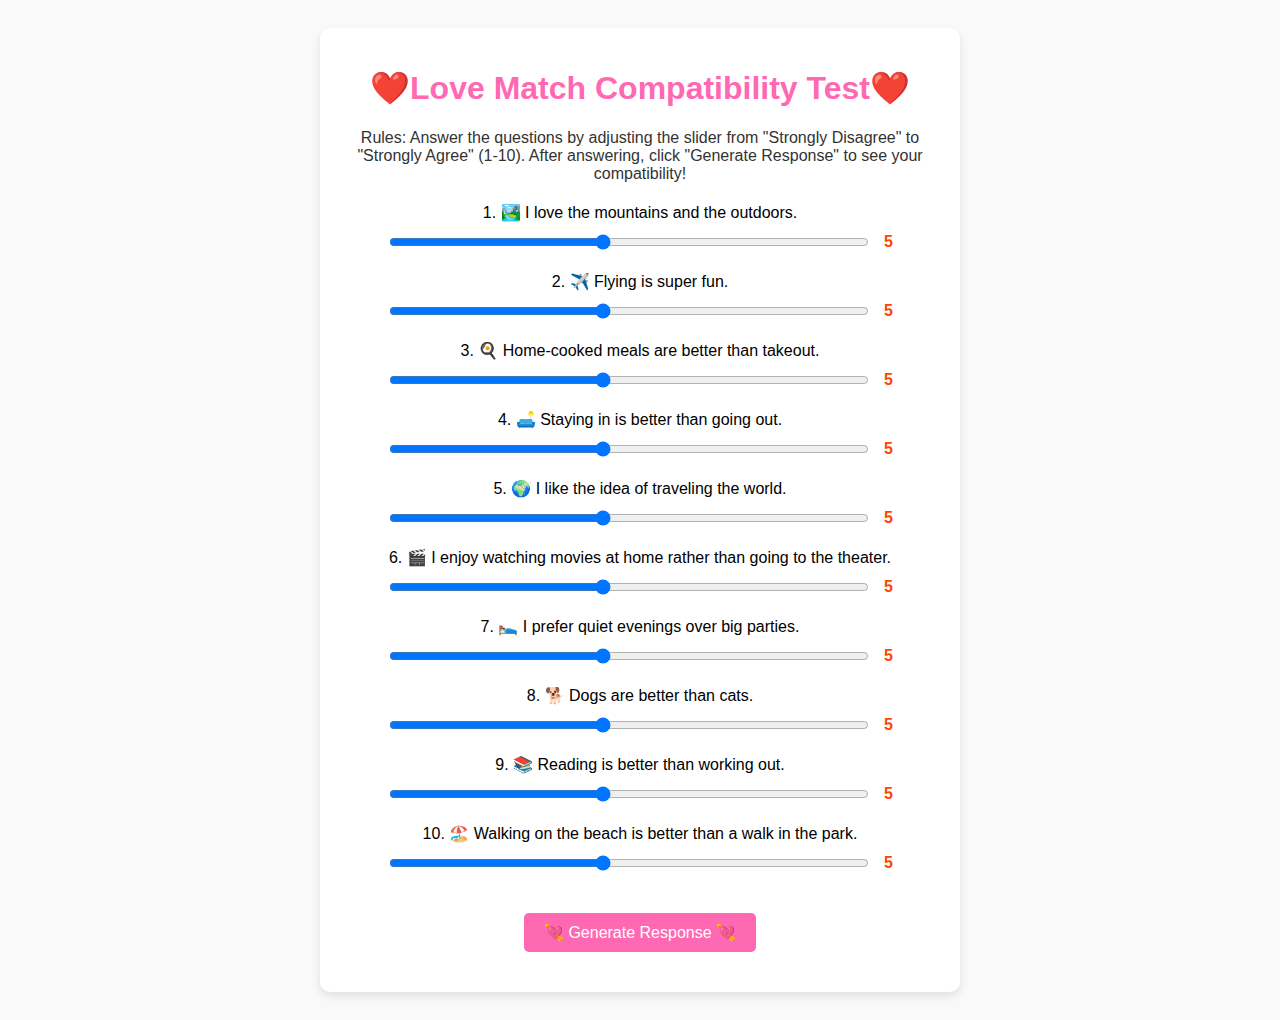
<file: index.html>
<!DOCTYPE html>
<html lang="en">
<head>
    <meta charset="UTF-8">
    <meta name="viewport" content="width=device-width, initial-scale=1.0">
    <title>Love Match</title>
    <link rel="stylesheet" href="LUV.CSS">
</head>
<body>
    <div class="container">
        <h1>❤️Love Match Compatibility Test❤️</h1>
        <p>Rules: Answer the questions by adjusting the slider from "Strongly Disagree" to "Strongly Agree" (1-10). After answering, click "Generate Response" to see your compatibility!</p>

        <form id="loveForm">
            <div class="question">
                <label>1. 🏞️ I love the mountains and the outdoors.</label>
                <div class="slider-container">
                    <input type="range" id="q1" min="1" max="10" value="5" oninput="updateValue('q1', this.value)">
                    <span id="q1-value" class="slider-value">5</span>
                </div>
            </div>

            <div class="question">
                <label>2. ✈️ Flying is super fun.</label>
                <div class="slider-container">
                    <input type="range" id="q2" min="1" max="10" value="5" oninput="updateValue('q2', this.value)">
                    <span id="q2-value" class="slider-value">5</span>
                </div>
            </div>

            <div class="question">
                <label>3. 🍳 Home-cooked meals are better than takeout.</label>
                <div class="slider-container">
                    <input type="range" id="q3" min="1" max="10" value="5" oninput="updateValue('q3', this.value)">
                    <span id="q3-value" class="slider-value">5</span>
                </div>
            </div>

            <div class="question">
                <label>4. 🛋️ Staying in is better than going out.</label>
                <div class="slider-container">
                    <input type="range" id="q4" min="1" max="10" value="5" oninput="updateValue('q4', this.value)">
                    <span id="q4-value" class="slider-value">5</span>
                </div>
            </div>

            <div class="question">
                <label>5. 🌍 I like the idea of traveling the world.</label>
                <div class="slider-container">
                    <input type="range" id="q5" min="1" max="10" value="5" oninput="updateValue('q5', this.value)">
                    <span id="q5-value" class="slider-value">5</span>
                </div>
            </div>

            <div class="question">
                <label>6. 🎬 I enjoy watching movies at home rather than going to the theater.</label>
                <div class="slider-container">
                    <input type="range" id="q6" min="1" max="10" value="5" oninput="updateValue('q6', this.value)">
                    <span id="q6-value" class="slider-value">5</span>
                </div>
            </div>

            <div class="question">
                <label>7. 🛌 I prefer quiet evenings over big parties.</label>
                <div class="slider-container">
                    <input type="range" id="q7" min="1" max="10" value="5" oninput="updateValue('q7', this.value)">
                    <span id="q7-value" class="slider-value">5</span>
                </div>
            </div>

            <div class="question">
                <label>8. 🐕 Dogs are better than cats.</label>
                <div class="slider-container">
                    <input type="range" id="q8" min="1" max="10" value="5" oninput="updateValue('q8', this.value)">
                    <span id="q8-value" class="slider-value">5</span>
                </div>
            </div>

            <div class="question">
                <label>9. 📚 Reading is better than working out.</label>
                <div class="slider-container">
                    <input type="range" id="q9" min="1" max="10" value="5" oninput="updateValue('q9', this.value)">
                    <span id="q9-value" class="slider-value">5</span>
                </div>
            </div>

            <div class="question">
                <label>10. 🏖️ Walking on the beach is better than a walk in the park.</label>
                <div class="slider-container">
                    <input type="range" id="q10" min="1" max="10" value="5" oninput="updateValue('q10', this.value)">
                    <span id="q10-value" class="slider-value">5</span>
                </div>
            </div>

            <button type="button" onclick="calculateCompatibility()">💘 Generate Response 💘</button>
        </form>

        <div id="result"></div>

        <script src="LUV.js"></script>
    </div>
</body>
</html>
</file>
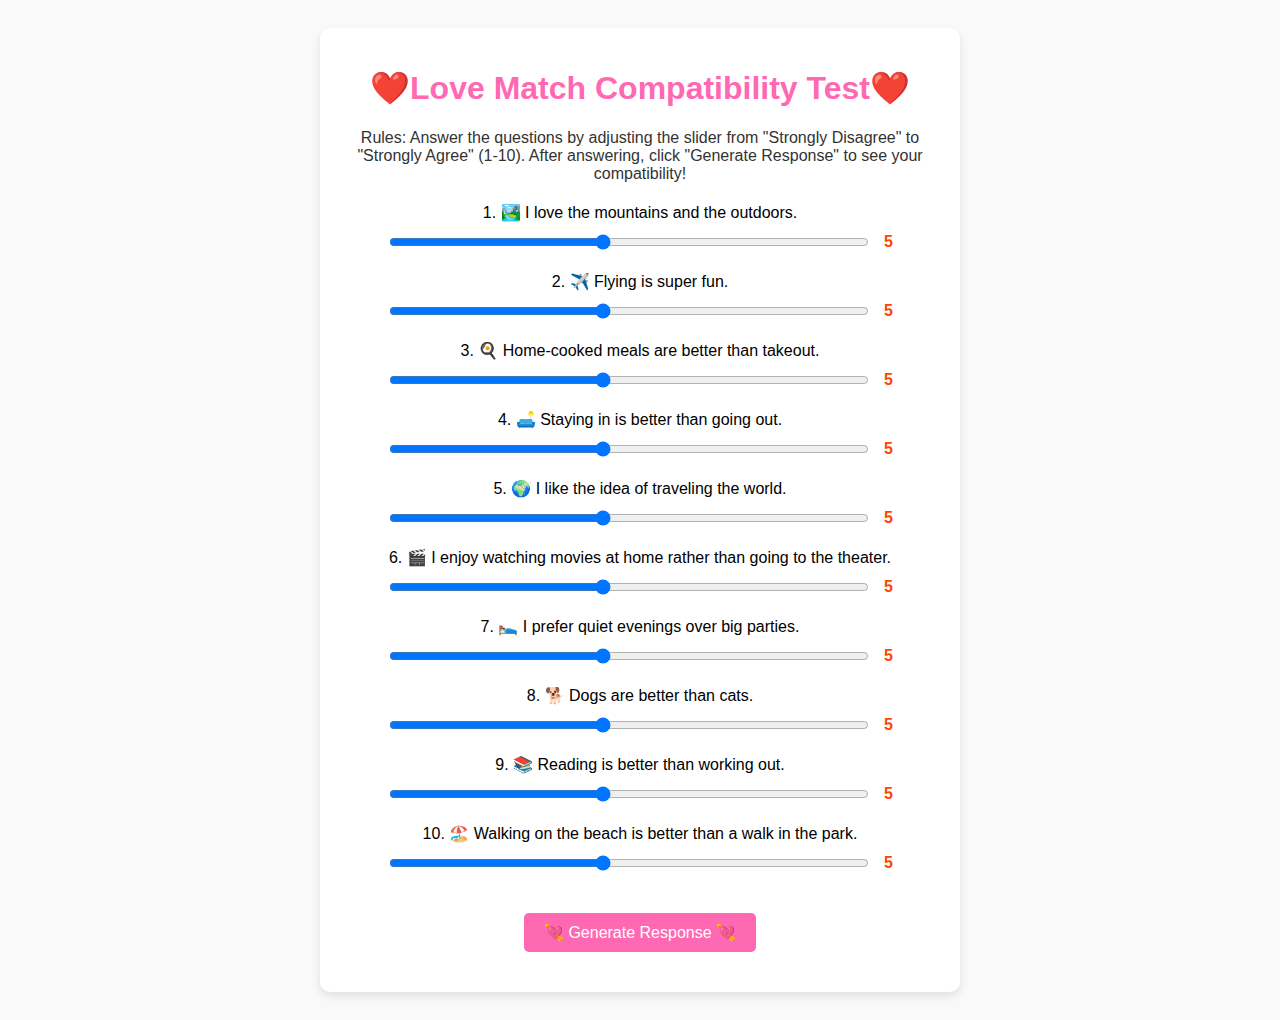
<file: LUV.Html>
<!DOCTYPE html>
<html lang="en">
<head>
    <meta charset="UTF-8">
    <meta name="viewport" content="width=device-width, initial-scale=1.0">
    <title>Love Match</title>
    <link rel="stylesheet" href="LUV.CSS">
</head>
<body>
    <div class="container">
        <h1>❤️Love Match Compatibility Test❤️</h1>
        <p>Rules: Answer the questions by adjusting the slider from "Strongly Disagree" to "Strongly Agree" (1-10). After answering, click "Generate Response" to see your compatibility!</p>

        <form id="loveForm">
            <div class="question">
                <label>1. 🏞️ I love the mountains and the outdoors.</label>
                <div class="slider-container">
                    <input type="range" id="q1" min="1" max="10" value="5" oninput="updateValue('q1', this.value)">
                    <span id="q1-value" class="slider-value">5</span>
                </div>
            </div>

            <div class="question">
                <label>2. ✈️ Flying is super fun.</label>
                <div class="slider-container">
                    <input type="range" id="q2" min="1" max="10" value="5" oninput="updateValue('q2', this.value)">
                    <span id="q2-value" class="slider-value">5</span>
                </div>
            </div>

            <div class="question">
                <label>3. 🍳 Home-cooked meals are better than takeout.</label>
                <div class="slider-container">
                    <input type="range" id="q3" min="1" max="10" value="5" oninput="updateValue('q3', this.value)">
                    <span id="q3-value" class="slider-value">5</span>
                </div>
            </div>

            <div class="question">
                <label>4. 🛋️ Staying in is better than going out.</label>
                <div class="slider-container">
                    <input type="range" id="q4" min="1" max="10" value="5" oninput="updateValue('q4', this.value)">
                    <span id="q4-value" class="slider-value">5</span>
                </div>
            </div>

            <div class="question">
                <label>5. 🌍 I like the idea of traveling the world.</label>
                <div class="slider-container">
                    <input type="range" id="q5" min="1" max="10" value="5" oninput="updateValue('q5', this.value)">
                    <span id="q5-value" class="slider-value">5</span>
                </div>
            </div>

            <div class="question">
                <label>6. 🎬 I enjoy watching movies at home rather than going to the theater.</label>
                <div class="slider-container">
                    <input type="range" id="q6" min="1" max="10" value="5" oninput="updateValue('q6', this.value)">
                    <span id="q6-value" class="slider-value">5</span>
                </div>
            </div>

            <div class="question">
                <label>7. 🛌 I prefer quiet evenings over big parties.</label>
                <div class="slider-container">
                    <input type="range" id="q7" min="1" max="10" value="5" oninput="updateValue('q7', this.value)">
                    <span id="q7-value" class="slider-value">5</span>
                </div>
            </div>

            <div class="question">
                <label>8. 🐕 Dogs are better than cats.</label>
                <div class="slider-container">
                    <input type="range" id="q8" min="1" max="10" value="5" oninput="updateValue('q8', this.value)">
                    <span id="q8-value" class="slider-value">5</span>
                </div>
            </div>

            <div class="question">
                <label>9. 📚 Reading is better than working out.</label>
                <div class="slider-container">
                    <input type="range" id="q9" min="1" max="10" value="5" oninput="updateValue('q9', this.value)">
                    <span id="q9-value" class="slider-value">5</span>
                </div>
            </div>

            <div class="question">
                <label>10. 🏖️ Walking on the beach is better than a walk in the park.</label>
                <div class="slider-container">
                    <input type="range" id="q10" min="1" max="10" value="5" oninput="updateValue('q10', this.value)">
                    <span id="q10-value" class="slider-value">5</span>
                </div>
            </div>

            <button type="button" onclick="calculateCompatibility()">💘 Generate Response 💘</button>
        </form>

        <div id="result"></div>

        <script src="LUV.JS"></script>
    </div>
</body>
</html>
</file>
<file: LUV.CSS>
body {
    font-family: Arial, sans-serif;
    background-color: #f9f9f9;
    text-align: center;
    padding: 20px;
}

.container {
    max-width: 600px;
    margin: 0 auto;
    background-color: #ffffff;
    padding: 20px;
    border-radius: 10px;
    box-shadow: 0 4px 8px rgba(0, 0, 0, 0.1);
}

h1 {
    color: #ff69b4;
}

p {
    color: #333333;
}

.question {
    margin: 20px 0;
    text-align: center;
}

.slider-container {
    position: relative;
    display: flex;
    justify-content: center;
    align-items: center;
    margin-top: 10px;
}

input[type="range"] {
    width: 80%;
    margin-right: 15px;
}

.slider-value {
    font-weight: bold;
    color: #ff4500;
}

button {
    background-color: #ff69b4;
    color: white;
    border: none;
    padding: 10px 20px;
    cursor: pointer;
    border-radius: 5px;
    font-size: 16px;
    margin-top: 20px;
}

button:hover {
    background-color: #ff1493;
}

#result {
    margin-top: 20px;
    font-size: 18px;
    font-weight: bold;
    color: #ff4500;
}
</file>
